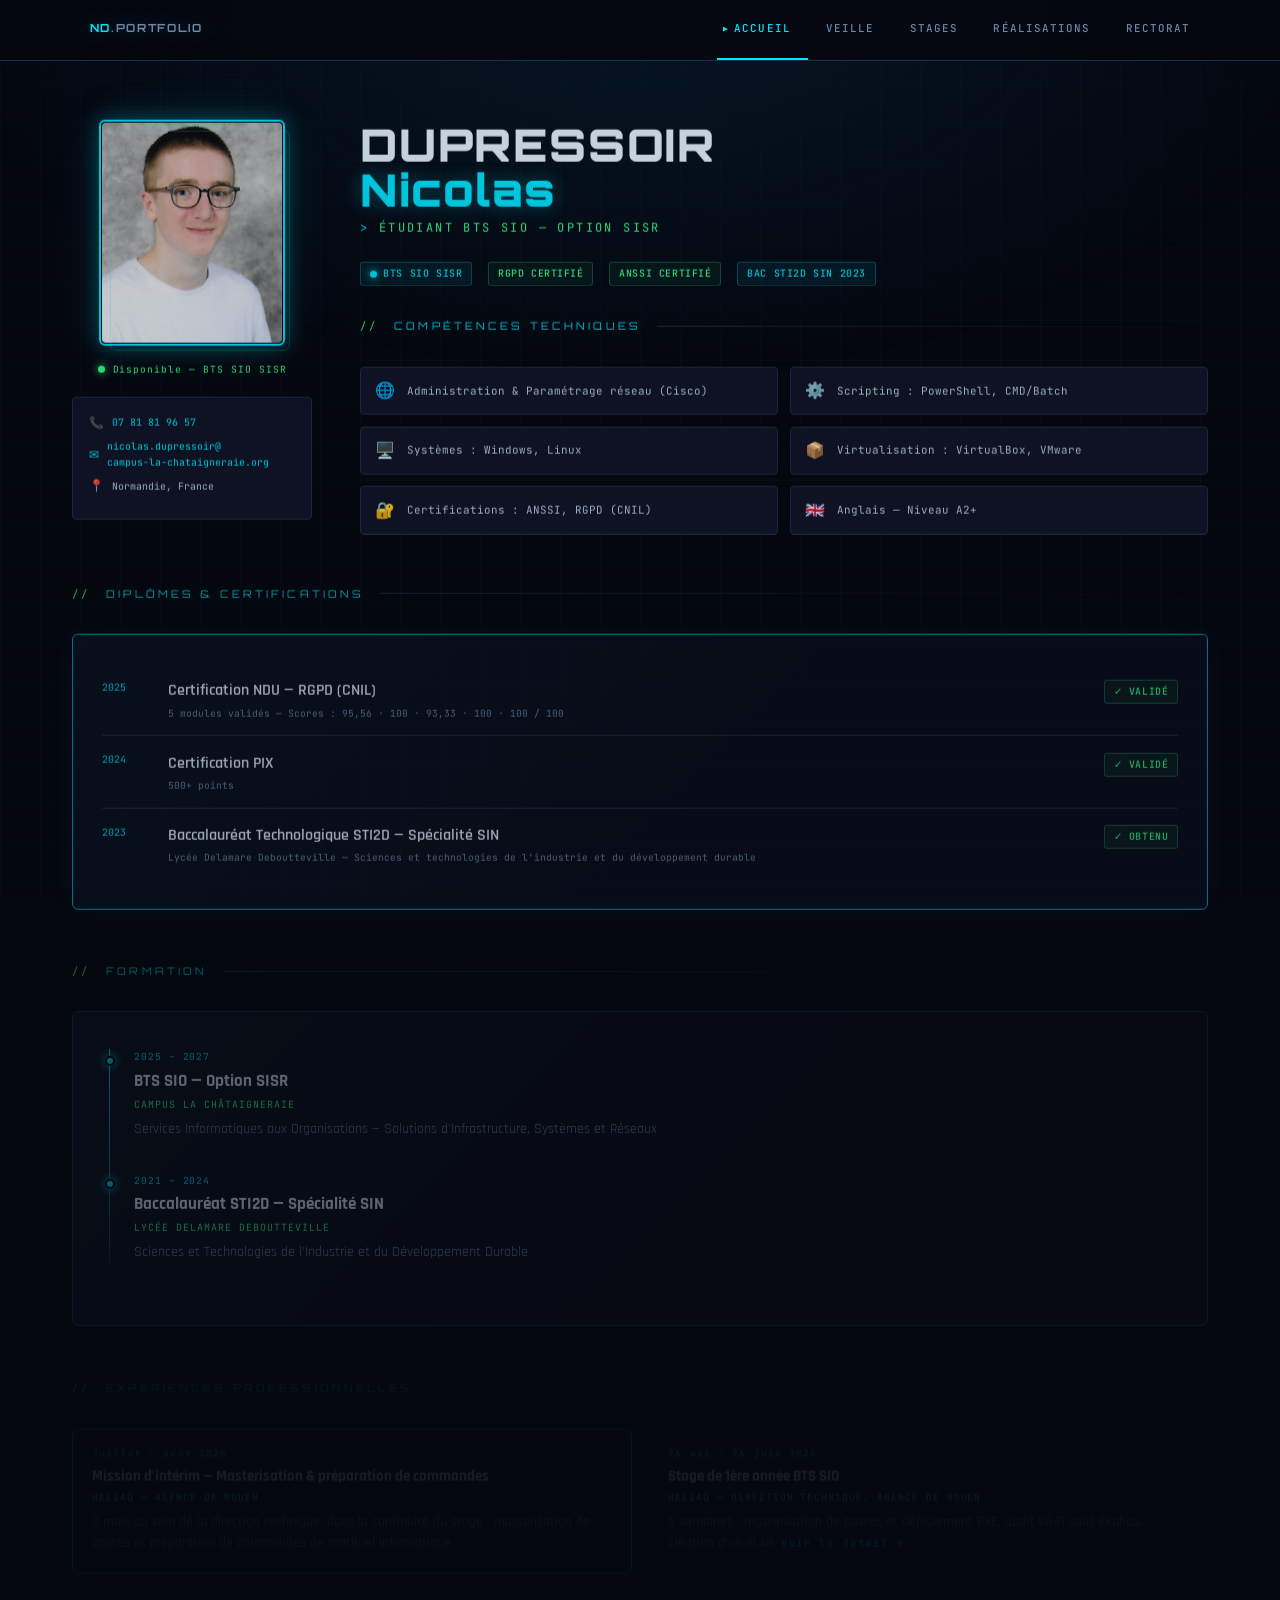
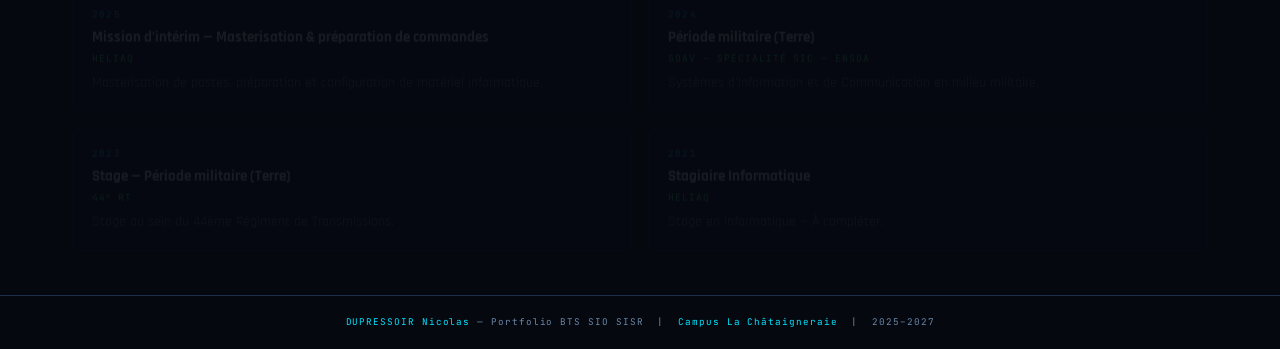
<file: index.html>
<!DOCTYPE html>
<html lang="fr">
<head>
<meta charset="UTF-8" />
<meta http-equiv="refresh" content="0; url=html/accueil.html" />
<title>DUPRESSOIR Nicolas — Portfolio BTS SIO SISR</title>
</head>
<body>
  <p>Redirection… <a href="html/accueil.html">Cliquez ici</a> si la redirection ne fonctionne pas.</p>
</body>
</html>
</file>
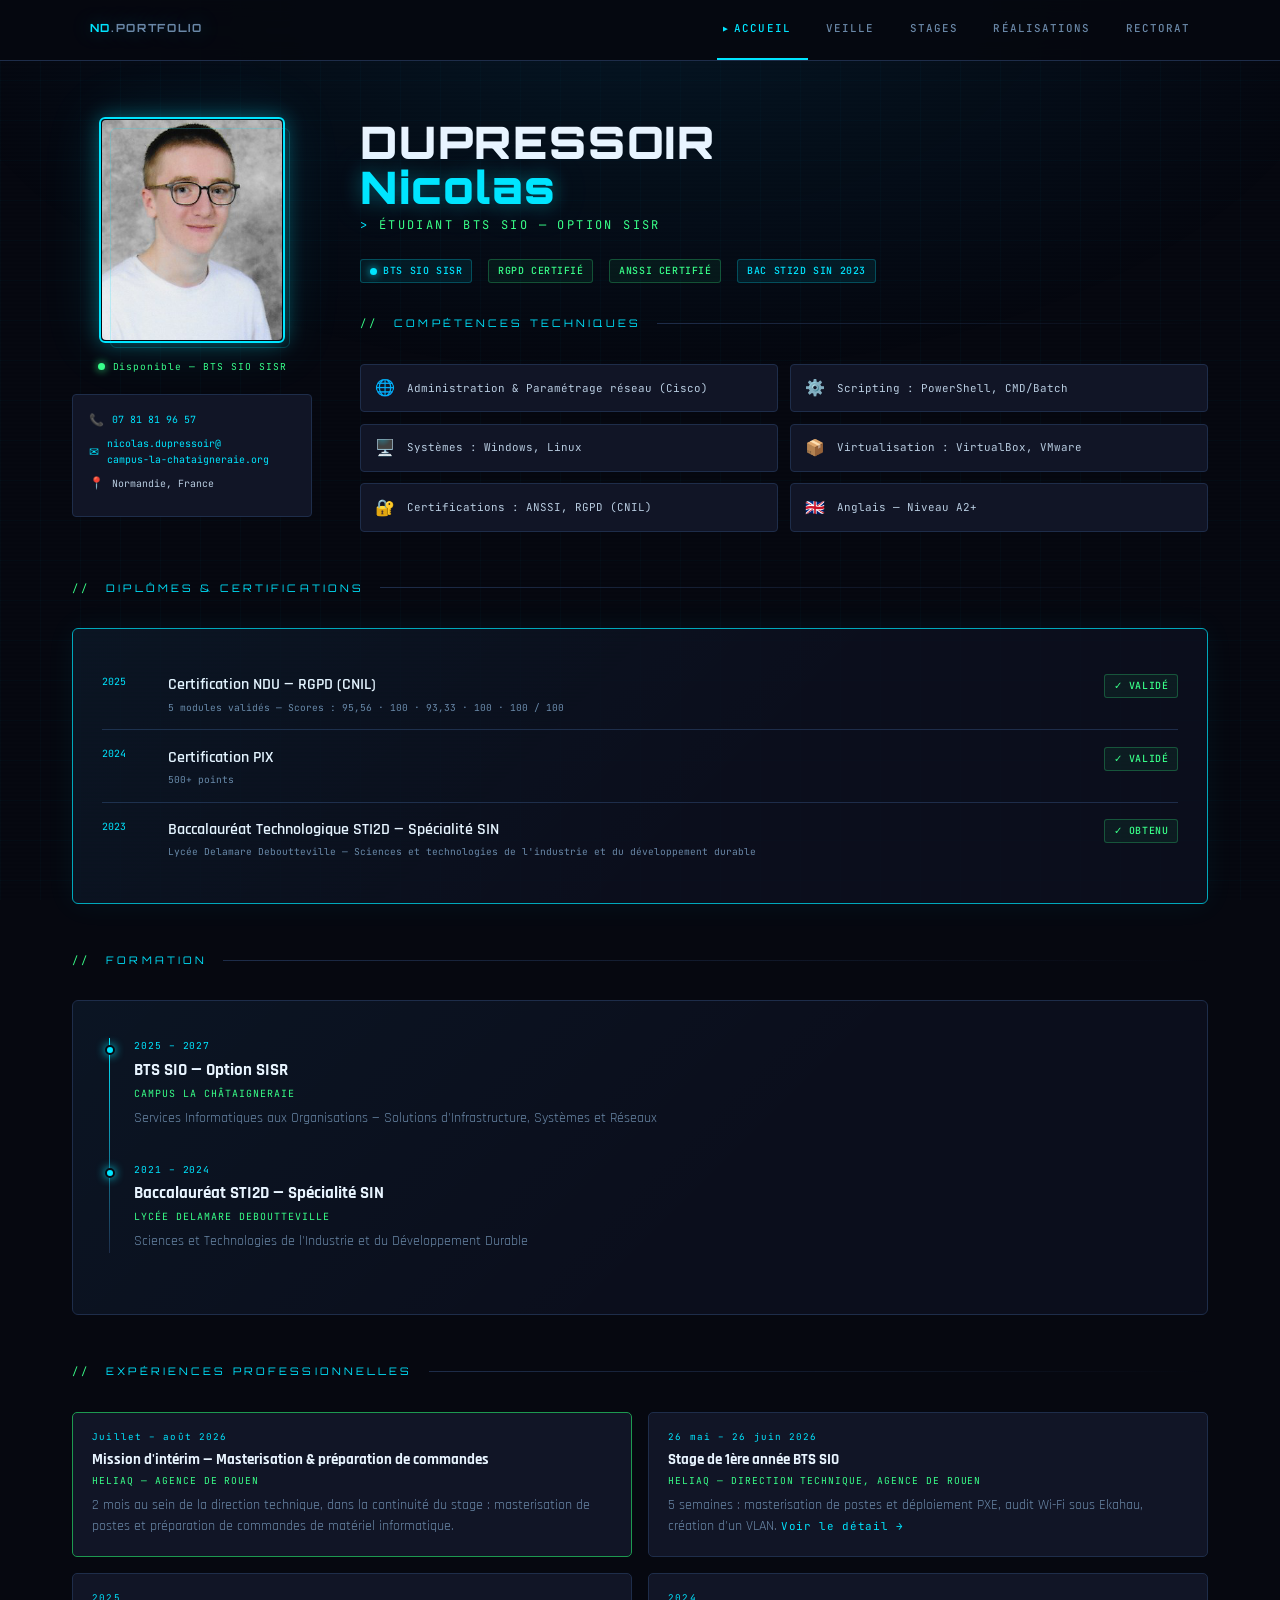
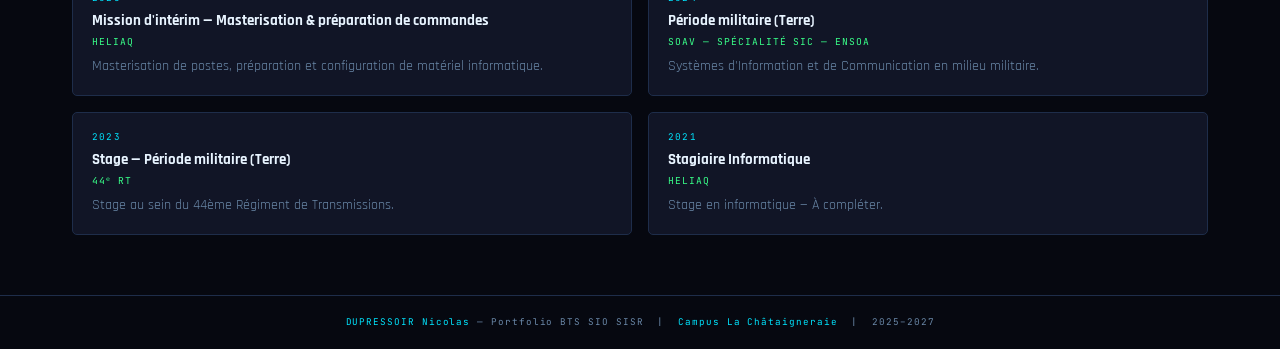
<file: html/accueil.html>
<!DOCTYPE html>
<html lang="fr">
<head>
<meta charset="UTF-8" />
<meta name="viewport" content="width=device-width, initial-scale=1.0" />
<title>Accueil — DUPRESSOIR Nicolas · Portfolio BTS SIO SISR</title>
<link rel="preconnect" href="https://fonts.googleapis.com" />
<link rel="preconnect" href="https://fonts.gstatic.com" crossorigin />
<link href="https://fonts.googleapis.com/css2?family=Orbitron:wght@400;600;700;900&family=JetBrains+Mono:wght@300;400;500;700&family=Rajdhani:wght@300;400;500;600;700&display=swap" rel="stylesheet" />
<link rel="stylesheet" href="../style/style.css" />
</head>
<body>
<div class="scanlines"></div>

<!-- ══════════════ NAVBAR ══════════════ -->
<nav>
  <div class="nav-inner">
    <a href="accueil.html" class="nav-logo">ND<span>.portfolio</span></a>
    <a href="accueil.html" class="active">Accueil</a>
    <a href="veille.html">Veille</a>
    <a href="stages.html">Stages</a>
    <a href="realisations.html">Réalisations</a>
    <a href="rectorat.html">Rectorat</a>
  </div>
</nav>

<!-- ════════════════════════════════════════
     PAGE : ACCUEIL
════════════════════════════════════════ -->
<section class="page active" id="accueil">
<div class="container">

  <!-- HERO -->
  <div class="hero">
    <!-- Photo + contact -->
    <div class="hero-photo-wrap">
      <div class="photo-frame">
        <img src="../Images/image001.png" alt="Nicolas DUPRESSOIR" />
      </div>
      <div class="photo-status">
        <span class="dot green"></span> Disponible — BTS SIO SISR
      </div>
      <div class="contact-block">
        <p><span class="contact-icon">📞</span><a href="tel:0781819657">07 81 81 96 57</a></p>
        <p><span class="contact-icon">✉</span><a href="mailto:nicolas.dupressoir@campus-la-chataigneraie.org">nicolas.dupressoir@<br>campus-la-chataigneraie.org</a></p>
        <p><span class="contact-icon">📍</span><span style="color:var(--txt)">Normandie, France</span></p>
      </div>
    </div>

    <!-- Identité + compétences -->
    <div class="hero-right">
      <div class="hero-name">DUPRESSOIR<br><span>Nicolas</span></div>
      <div class="hero-sub">Étudiant BTS SIO — Option SISR</div>

      <div class="flex gap1 wrap">
        <span class="tag"><span class="dot cyan"></span> BTS SIO SISR</span>
        <span class="tag green">RGPD Certifié</span>
        <span class="tag green">ANSSI Certifié</span>
        <span class="tag">Bac STI2D SIN 2023</span>
      </div>

      <div class="mt2">
        <div class="section-title">Compétences Techniques</div>
        <div class="skills-grid">
          <div class="skill-item"><span class="skill-icon">🌐</span>Administration &amp; Paramétrage réseau (Cisco)</div>
          <div class="skill-item"><span class="skill-icon">⚙️</span>Scripting : PowerShell, CMD/Batch</div>
          <div class="skill-item"><span class="skill-icon">🖥️</span>Systèmes : Windows, Linux</div>
          <div class="skill-item"><span class="skill-icon">📦</span>Virtualisation : VirtualBox, VMware</div>
          <div class="skill-item"><span class="skill-icon">🔐</span>Certifications : ANSSI, RGPD (CNIL)</div>
          <div class="skill-item"><span class="skill-icon">🇬🇧</span>Anglais — Niveau A2+</div>
        </div>
      </div>
    </div>
  </div>

  <!-- PROFIL : Diplômes / Certifications -->
  <div class="mt3">
    <div class="section-title">Diplômes &amp; Certifications</div>
    <div class="panel panel-accent">
      <div class="diplome-row">
        <div class="diplome-year">2025</div>
        <div>
          <div class="diplome-name">Certification NDU — RGPD (CNIL)</div>
          <div class="diplome-detail">5 modules validés — Scores : 95,56 · 100 · 93,33 · 100 · 100 / 100</div>
        </div>
        <div style="margin-left:auto"><span class="tag green">✓ Validé</span></div>
      </div>
      <div class="diplome-row">
        <div class="diplome-year">2024</div>
        <div>
          <div class="diplome-name">Certification PIX</div>
          <div class="diplome-detail">500+ points</div>
        </div>
        <div style="margin-left:auto"><span class="tag green">✓ Validé</span></div>
      </div>
      <div class="diplome-row">
        <div class="diplome-year">2023</div>
        <div>
          <div class="diplome-name">Baccalauréat Technologique STI2D — Spécialité SIN</div>
          <div class="diplome-detail">Lycée Delamare Deboutteville — Sciences et technologies de l'industrie et du développement durable</div>
        </div>
        <div style="margin-left:auto"><span class="tag green">✓ Obtenu</span></div>
      </div>
    </div>
  </div>

  <!-- FORMATION -->
  <div class="mt3">
    <div class="section-title">Formation</div>
    <div class="panel">
      <div class="timeline">
        <div class="timeline-item">
          <div class="timeline-date">2025 – 2027</div>
          <div class="timeline-title">BTS SIO — Option SISR</div>
          <div class="timeline-school">Campus La Châtaigneraie</div>
          <div class="timeline-desc">Services Informatiques aux Organisations — Solutions d'Infrastructure, Systèmes et Réseaux</div>
        </div>
        <div class="timeline-item">
          <div class="timeline-date">2021 – 2024</div>
          <div class="timeline-title">Baccalauréat STI2D — Spécialité SIN</div>
          <div class="timeline-school">Lycée Delamare Deboutteville</div>
          <div class="timeline-desc">Sciences et Technologies de l'Industrie et du Développement Durable</div>
        </div>
      </div>
    </div>
  </div>

  <!-- EXPÉRIENCES -->
  <div class="mt3">
    <div class="section-title">Expériences Professionnelles</div>
    <div class="exp-grid">
      <div class="exp-card highlight">
        <div class="exp-year">Juillet – août 2026</div>
        <div class="exp-title">Mission d'intérim — Masterisation &amp; préparation de commandes</div>
        <div class="exp-org">HELIAQ — Agence de Rouen</div>
        <div class="exp-desc">2 mois au sein de la direction technique, dans la continuité du stage : masterisation de postes et préparation de commandes de matériel informatique.</div>
      </div>
      <div class="exp-card">
        <div class="exp-year">26 mai – 26 juin 2026</div>
        <div class="exp-title">Stage de 1ère année BTS SIO</div>
        <div class="exp-org">HELIAQ — Direction technique, agence de Rouen</div>
        <div class="exp-desc">5 semaines : masterisation de postes et déploiement PXE, audit Wi-Fi sous Ekahau, création d'un VLAN. <a href="stages.html">Voir le détail →</a></div>
      </div>
      <div class="exp-card">
        <div class="exp-year">2025</div>
        <div class="exp-title">Mission d'intérim — Masterisation &amp; préparation de commandes</div>
        <div class="exp-org">HELIAQ</div>
        <div class="exp-desc">Masterisation de postes, préparation et configuration de matériel informatique.</div>
      </div>
      <div class="exp-card">
        <div class="exp-year">2024</div>
        <div class="exp-title">Période militaire (Terre)</div>
        <div class="exp-org">SOAV — Spécialité SIC — ENSOA</div>
        <div class="exp-desc">Systèmes d'Information et de Communication en milieu militaire.</div>
      </div>
      <div class="exp-card">
        <div class="exp-year">2023</div>
        <div class="exp-title">Stage — Période militaire (Terre)</div>
        <div class="exp-org">44ᵉ RT</div>
        <div class="exp-desc">Stage au sein du 44ème Régiment de Transmissions.</div>
      </div>
      <div class="exp-card">
        <div class="exp-year">2021</div>
        <div class="exp-title">Stagiaire Informatique</div>
        <div class="exp-org">HELIAQ</div>
        <div class="exp-desc">Stage en informatique — À compléter.</div>
      </div>
    </div>
  </div>

</div>
</section>

<!-- FOOTER -->
<footer>
  <span>DUPRESSOIR Nicolas</span> — Portfolio BTS SIO SISR &nbsp;|&nbsp; <span>Campus La Châtaigneraie</span> &nbsp;|&nbsp; 2025–2027
</footer>
</body>
</html>
</file>
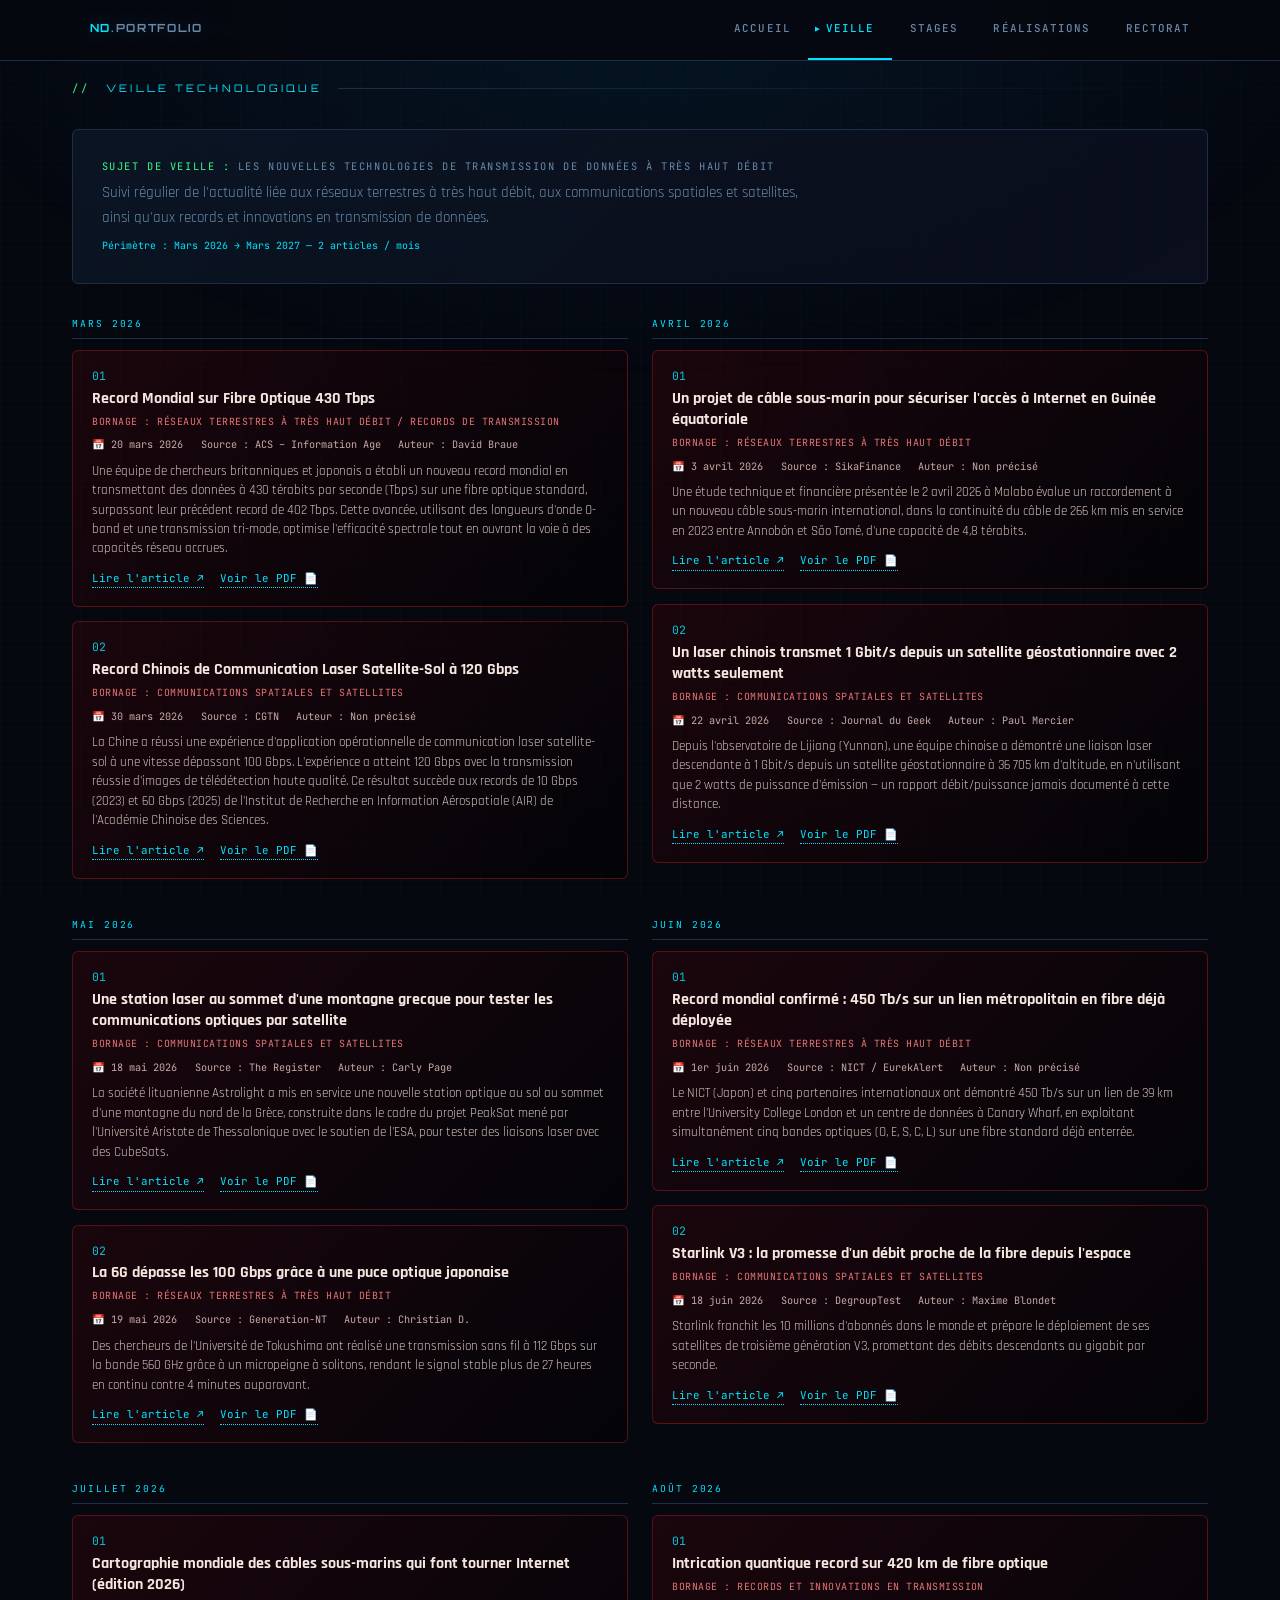
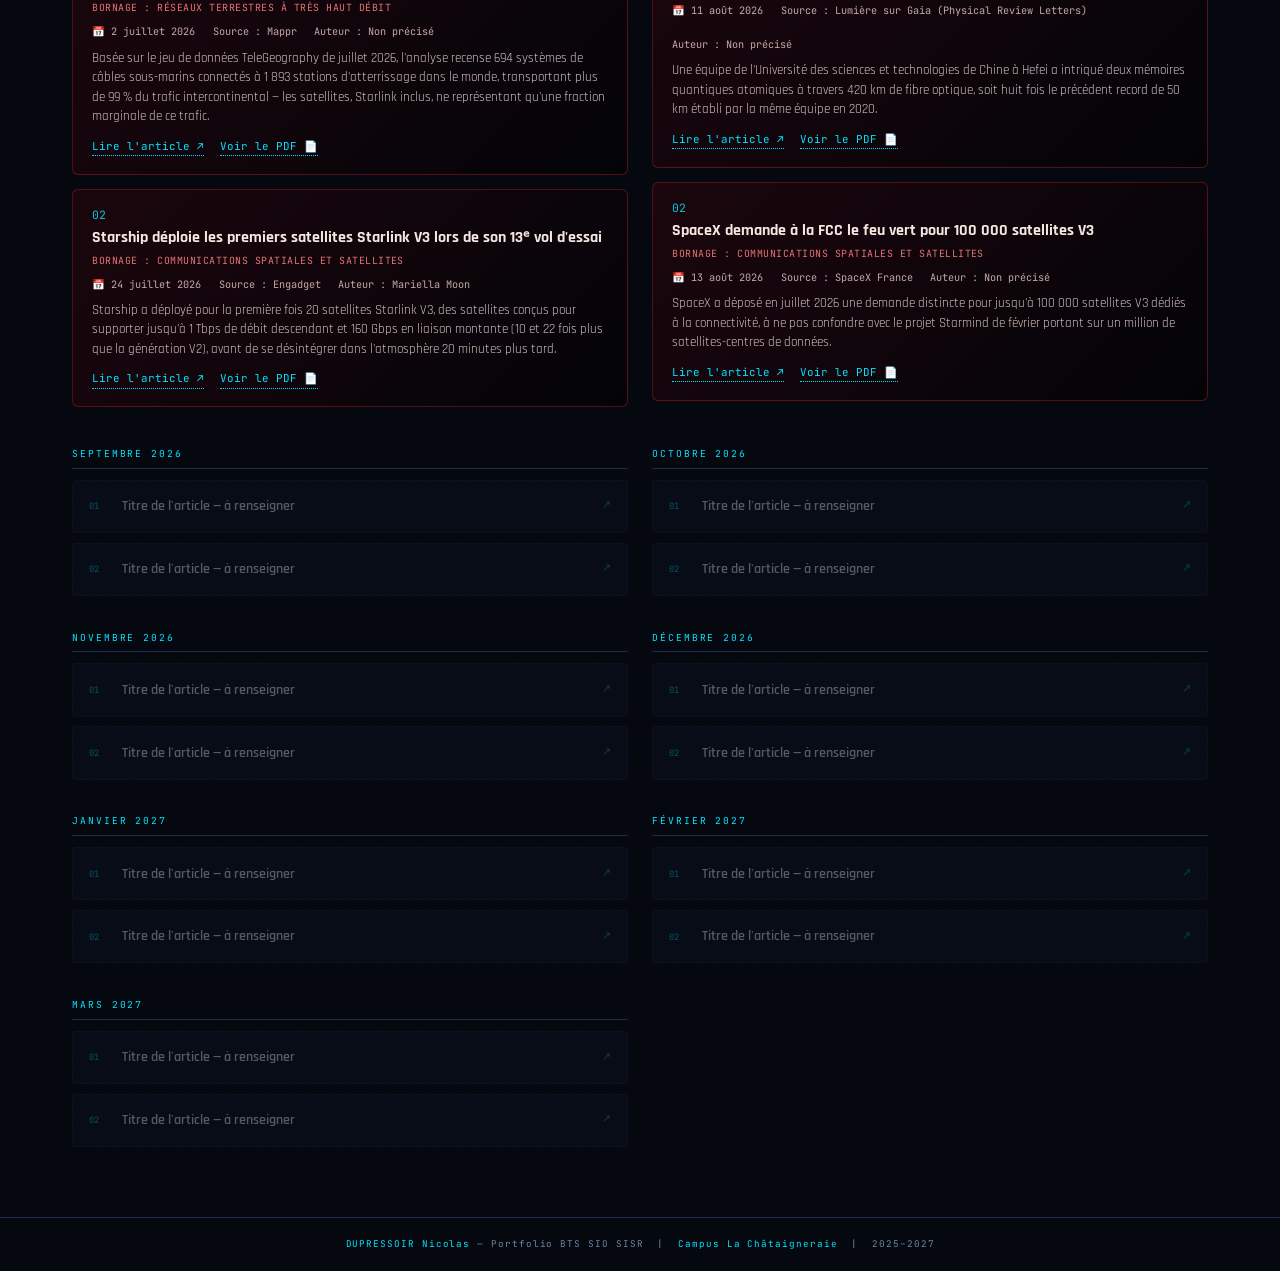
<file: html/veille.html>
<!DOCTYPE html>
<html lang="fr">
<head>
<meta charset="UTF-8" />
<meta name="viewport" content="width=device-width, initial-scale=1.0" />
<title>Veille — DUPRESSOIR Nicolas · Portfolio BTS SIO SISR</title>
<link rel="preconnect" href="https://fonts.googleapis.com" />
<link rel="preconnect" href="https://fonts.gstatic.com" crossorigin />
<link href="https://fonts.googleapis.com/css2?family=Orbitron:wght@400;600;700;900&family=JetBrains+Mono:wght@300;400;500;700&family=Rajdhani:wght@300;400;500;600;700&display=swap" rel="stylesheet" />
<link rel="stylesheet" href="../style/style.css" />
<style>
  /* ---- Cartes de veille détaillées (bornage / auteur / source / résumé / liens) ---- */
  .news-card{
    background: linear-gradient(135deg, rgba(139,0,0,.16), rgba(0,0,0,.45));
    border: 1px solid rgba(220,38,38,.35);
    border-radius: 6px;
    padding: 1rem 1.2rem 1.1rem;
    margin-bottom: .9rem;
    transition: border-color .2s ease, transform .2s ease;
  }
  .news-card:hover{ border-color: var(--cyan, #22d3ee); transform: translateX(2px); }
  .news-card-top{ display:flex; justify-content:space-between; align-items:baseline; gap:.6rem; flex-wrap:wrap; }
  .news-card .news-num{ font-family: var(--font-mono, 'JetBrains Mono', monospace); color: var(--cyan, #22d3ee); font-size:.72rem; opacity:.85; }
  .news-card-title{ font-family:'Rajdhani', sans-serif; font-weight:700; font-size:1.02rem; color:#f5e6e0; line-height:1.3; margin:.15rem 0 .3rem; }
  .news-bornage{ font-family: var(--font-mono, 'JetBrains Mono', monospace); font-size:.62rem; text-transform:uppercase; letter-spacing:.05em; color:#e57373; margin-bottom:.5rem; }
  .news-meta{ font-family: var(--font-mono, 'JetBrains Mono', monospace); font-size:.64rem; color:#c9a8a8; margin:.4rem 0; display:flex; gap:1.1rem; flex-wrap:wrap; }
  .news-resume{ font-size:.82rem; line-height:1.48; color:#d8c4c0; margin:.5rem 0 .7rem; }
  .news-links{ display:flex; gap:1rem; font-family: var(--font-mono, 'JetBrains Mono', monospace); font-size:.68rem; flex-wrap:wrap; }
  .news-links a{ color: var(--cyan, #22d3ee); text-decoration:none; border-bottom:1px dotted currentColor; }
  .news-links a:hover{ color:#fff; }
  .news-links a.pdf-missing{ color:#8a6a6a; border-bottom-style:dashed; cursor:not-allowed; }
  .news-links a.pdf-missing:hover{ color:#8a6a6a; }
</style>
</head>
<body>
<div class="scanlines"></div>

<!-- ══════════════ NAVBAR ══════════════ -->
<nav>
  <div class="nav-inner">
    <a href="accueil.html" class="nav-logo">ND<span>.portfolio</span></a>
    <a href="accueil.html">Accueil</a>
    <a href="veille.html" class="active">Veille</a>
    <a href="stages.html">Stages</a>
    <a href="realisations.html">Réalisations</a>
    <a href="rectorat.html">Rectorat</a>
  </div>
</nav>

<!-- ════════════════════════════════════════
     PAGE : VEILLE
════════════════════════════════════════ -->
<section class="page active" id="veille">
<div class="container">
  <div class="section-title">Veille Technologique</div>

  <div class="panel veille-intro">
    <div class="veille-subject">Sujet de veille : <span>Les nouvelles technologies de transmission de données à très haut débit</span></div>
    <p>Suivi régulier de l'actualité liée aux réseaux terrestres à très haut débit, aux communications spatiales et satellites, ainsi qu'aux records et innovations en transmission de données.</p>
    <p style="margin-top:.5rem;font-family:var(--font-mono);font-size:.62rem;color:var(--cyan)">Périmètre : Mars 2026 → Mars 2027 — 2 articles / mois</p>
  </div>

  <div class="veille-grid">
    <!-- MARS 2026 -->
    <div class="month-block">
      <div class="month-label">Mars 2026</div>

      <article class="news-card">
        <div class="news-card-top"><span class="news-num">01</span></div>
        <h3 class="news-card-title">Record Mondial sur Fibre Optique 430 Tbps</h3>
        <div class="news-bornage">Bornage : Réseaux terrestres à très haut débit / Records de transmission</div>
        <div class="news-meta">
          <span>📅 20 mars 2026</span>
          <span>Source : ACS – Information Age</span>
          <span>Auteur : David Braue</span>
        </div>
        <p class="news-resume">Une équipe de chercheurs britanniques et japonais a établi un nouveau record mondial en transmettant des données à 430 térabits par seconde (Tbps) sur une fibre optique standard, surpassant leur précédent record de 402 Tbps. Cette avancée, utilisant des longueurs d'onde O-band et une transmission tri-mode, optimise l'efficacité spectrale tout en ouvrant la voie à des capacités réseau accrues.</p>
        <div class="news-links">
          <a href="https://ia.acs.org.au/article/2026/new-internet-speed-record-hits-430tbps-over-fibre.html" target="_blank" rel="noopener">Lire l'article ↗</a>
          <a href="pdf/News_2026_03_20.pdf" target="_blank" rel="noopener">Voir le PDF 📄</a>
        </div>
      </article>

      <article class="news-card">
        <div class="news-card-top"><span class="news-num">02</span></div>
        <h3 class="news-card-title">Record Chinois de Communication Laser Satellite-Sol à 120 Gbps</h3>
        <div class="news-bornage">Bornage : Communications spatiales et satellites</div>
        <div class="news-meta">
          <span>📅 30 mars 2026</span>
          <span>Source : CGTN</span>
          <span>Auteur : Non précisé</span>
        </div>
        <p class="news-resume">La Chine a réussi une expérience d'application opérationnelle de communication laser satellite-sol à une vitesse dépassant 100 Gbps. L'expérience a atteint 120 Gbps avec la transmission réussie d'images de télédétection haute qualité. Ce résultat succède aux records de 10 Gbps (2023) et 60 Gbps (2025) de l'Institut de Recherche en Information Aérospatiale (AIR) de l'Académie Chinoise des Sciences.</p>
        <div class="news-links">
          <a href="https://news.cgtn.com/news/2026-01-30/China-sets-new-speed-record-on-space-ground-laser-communication-1KmreK1oD7y/p.html" target="_blank" rel="noopener">Lire l'article ↗</a>
          <a href="pdf/News_2026_03_30.pdf" target="_blank" rel="noopener">Voir le PDF 📄</a>
        </div>
      </article>
    </div>
    <!-- AVRIL 2026 -->
    <div class="month-block">
      <div class="month-label">Avril 2026</div>

      <article class="news-card">
        <div class="news-card-top"><span class="news-num">01</span></div>
        <h3 class="news-card-title">Un projet de câble sous-marin pour sécuriser l'accès à Internet en Guinée équatoriale</h3>
        <div class="news-bornage">Bornage : Réseaux Terrestres à Très Haut Débit</div>
        <div class="news-meta">
          <span>📅 3 avril 2026</span>
          <span>Source : SikaFinance</span>
          <span>Auteur : Non précisé</span>
        </div>
        <p class="news-resume">Une étude technique et financière présentée le 2 avril 2026 à Malabo évalue un raccordement à un nouveau câble sous-marin international, dans la continuité du câble de 266 km mis en service en 2023 entre Annobón et São Tomé, d'une capacité de 4,8 térabits.</p>
        <div class="news-links">
          <a href="https://www.sikafinance.com/marches/guinee-equatoriale-un-projet-de-cable-sous-marin-a-20-60-millions-deuros-pour-securiser-lacces-a-internet_60867" target="_blank" rel="noopener">Lire l'article ↗</a>
          <a href="pdf/News_2026_04_03.pdf" target="_blank" rel="noopener">Voir le PDF 📄</a>
        </div>
      </article>

      <article class="news-card">
        <div class="news-card-top"><span class="news-num">02</span></div>
        <h3 class="news-card-title">Un laser chinois transmet 1 Gbit/s depuis un satellite géostationnaire avec 2 watts seulement</h3>
        <div class="news-bornage">Bornage : Communications Spatiales et Satellites</div>
        <div class="news-meta">
          <span>📅 22 avril 2026</span>
          <span>Source : Journal du Geek</span>
          <span>Auteur : Paul Mercier</span>
        </div>
        <p class="news-resume">Depuis l'observatoire de Lijiang (Yunnan), une équipe chinoise a démontré une liaison laser descendante à 1 Gbit/s depuis un satellite géostationnaire à 36 705 km d'altitude, en n'utilisant que 2 watts de puissance d'émission — un rapport débit/puissance jamais documenté à cette distance.</p>
        <div class="news-links">
          <a href="https://www.journaldugeek.com/2026/04/22/depuis-lespace-un-laser-chinois-aussi-puissant-quune-veilleuse-vient-de-battre-starlink-a-son-propre-jeu/" target="_blank" rel="noopener">Lire l'article ↗</a>
          <a href="pdf/News_2026_04_22.pdf" target="_blank" rel="noopener">Voir le PDF 📄</a>
        </div>
      </article>
    </div>
    <!-- MAI 2026 -->
    <div class="month-block">
      <div class="month-label">Mai 2026</div>

      <article class="news-card">
        <div class="news-card-top"><span class="news-num">01</span></div>
        <h3 class="news-card-title">Une station laser au sommet d'une montagne grecque pour tester les communications optiques par satellite</h3>
        <div class="news-bornage">Bornage : Communications Spatiales et Satellites</div>
        <div class="news-meta">
          <span>📅 18 mai 2026</span>
          <span>Source : The Register</span>
          <span>Auteur : Carly Page</span>
        </div>
        <p class="news-resume">La société lituanienne Astrolight a mis en service une nouvelle station optique au sol au sommet d'une montagne du nord de la Grèce, construite dans le cadre du projet PeakSat mené par l'Université Aristote de Thessalonique avec le soutien de l'ESA, pour tester des liaisons laser avec des CubeSats.</p>
        <div class="news-links">
          <a href="https://www.theregister.com/networks/2026/05/18/europe-tests-laser-links-as-satellite-comms-outgrow-radio/5242012" target="_blank" rel="noopener">Lire l'article ↗</a>
          <a href="pdf/News_2026_05_18.pdf" target="_blank" rel="noopener">Voir le PDF 📄</a>
        </div>
      </article>

      <article class="news-card">
        <div class="news-card-top"><span class="news-num">02</span></div>
        <h3 class="news-card-title">La 6G dépasse les 100 Gbps grâce à une puce optique japonaise</h3>
        <div class="news-bornage">Bornage : Réseaux Terrestres à Très Haut Débit</div>
        <div class="news-meta">
          <span>📅 19 mai 2026</span>
          <span>Source : Generation-NT</span>
          <span>Auteur : Christian D.</span>
        </div>
        <p class="news-resume">Des chercheurs de l'Université de Tokushima ont réalisé une transmission sans fil à 112 Gbps sur la bande 560 GHz grâce à un micropeigne à solitons, rendant le signal stable plus de 27 heures en continu contre 4 minutes auparavant.</p>
        <div class="news-links">
          <a href="https://www.generation-nt.com/actualites/soliton-microcombs-6g-tres-haut-debit-2075639" target="_blank" rel="noopener">Lire l'article ↗</a>
          <a href="pdf/News_2026_05_19.pdf" target="_blank" rel="noopener">Voir le PDF 📄</a>
        </div>
      </article>
    </div>
    <!-- JUIN 2026 -->
    <div class="month-block">
      <div class="month-label">Juin 2026</div>

      <article class="news-card">
        <div class="news-card-top"><span class="news-num">01</span></div>
        <h3 class="news-card-title">Record mondial confirmé : 450 Tb/s sur un lien métropolitain en fibre déjà déployée</h3>
        <div class="news-bornage">Bornage : Réseaux Terrestres à Très Haut Débit</div>
        <div class="news-meta">
          <span>📅 1er juin 2026</span>
          <span>Source : NICT / EurekAlert</span>
          <span>Auteur : Non précisé</span>
        </div>
        <p class="news-resume">Le NICT (Japon) et cinq partenaires internationaux ont démontré 450 Tb/s sur un lien de 39 km entre l'University College London et un centre de données à Canary Wharf, en exploitant simultanément cinq bandes optiques (O, E, S, C, L) sur une fibre standard déjà enterrée.</p>
        <div class="news-links">
          <a href="https://www.eurekalert.org/news-releases/1130094" target="_blank" rel="noopener">Lire l'article ↗</a>
          <a href="pdf/News_2026_06_01.pdf" target="_blank" rel="noopener">Voir le PDF 📄</a>
        </div>
      </article>

      <article class="news-card">
        <div class="news-card-top"><span class="news-num">02</span></div>
        <h3 class="news-card-title">Starlink V3 : la promesse d'un débit proche de la fibre depuis l'espace</h3>
        <div class="news-bornage">Bornage : Communications Spatiales et Satellites</div>
        <div class="news-meta">
          <span>📅 18 juin 2026</span>
          <span>Source : DegroupTest</span>
          <span>Auteur : Maxime Blondet</span>
        </div>
        <p class="news-resume">Starlink franchit les 10 millions d'abonnés dans le monde et prépare le déploiement de ses satellites de troisième génération V3, promettant des débits descendants au gigabit par seconde.</p>
        <div class="news-links">
          <a href="https://www.degrouptest.com/actualite/revolution-starlink-v3-le-bond-en-avant-technique-qui-pulverise-les-limites-du-satellite" target="_blank" rel="noopener">Lire l'article ↗</a>
          <a href="pdf/News_2026_06_18.pdf" target="_blank" rel="noopener">Voir le PDF 📄</a>
        </div>
      </article>
    </div>
    <!-- JUILLET 2026 -->
    <div class="month-block">
      <div class="month-label">Juillet 2026</div>

      <article class="news-card">
        <div class="news-card-top"><span class="news-num">01</span></div>
        <h3 class="news-card-title">Cartographie mondiale des câbles sous-marins qui font tourner Internet (édition 2026)</h3>
        <div class="news-bornage">Bornage : Réseaux Terrestres à Très Haut Débit</div>
        <div class="news-meta">
          <span>📅 2 juillet 2026</span>
          <span>Source : Mappr</span>
          <span>Auteur : Non précisé</span>
        </div>
        <p class="news-resume">Basée sur le jeu de données TeleGeography de juillet 2026, l'analyse recense 694 systèmes de câbles sous-marins connectés à 1 893 stations d'atterrissage dans le monde, transportant plus de 99 % du trafic intercontinental — les satellites, Starlink inclus, ne représentant qu'une fraction marginale de ce trafic.</p>
        <div class="news-links">
          <a href="https://www.mappr.co/submarine-internet-cables/" target="_blank" rel="noopener">Lire l'article ↗</a>
          <a href="pdf/News_2026_07_02.pdf" target="_blank" rel="noopener">Voir le PDF 📄</a>
        </div>
      </article>

      <article class="news-card">
        <div class="news-card-top"><span class="news-num">02</span></div>
        <h3 class="news-card-title">Starship déploie les premiers satellites Starlink V3 lors de son 13ᵉ vol d'essai</h3>
        <div class="news-bornage">Bornage : Communications Spatiales et Satellites</div>
        <div class="news-meta">
          <span>📅 24 juillet 2026</span>
          <span>Source : Engadget</span>
          <span>Auteur : Mariella Moon</span>
        </div>
        <p class="news-resume">Starship a déployé pour la première fois 20 satellites Starlink V3, des satellites conçus pour supporter jusqu'à 1 Tbps de débit descendant et 160 Gbps en liaison montante (10 et 22 fois plus que la génération V2), avant de se désintégrer dans l'atmosphère 20 minutes plus tard.</p>
        <div class="news-links">
          <a href="https://www.engadget.com/2222979/spacex-13th-starship-flight-test-launches-with-starlink-s-next-gen-satellites/" target="_blank" rel="noopener">Lire l'article ↗</a>
          <a href="pdf/News_2026_07_24.pdf" target="_blank" rel="noopener">Voir le PDF 📄</a>
        </div>
      </article>
    </div>
    <!-- AOÛT 2026 -->
    <div class="month-block">
      <div class="month-label">Août 2026</div>

      <article class="news-card">
        <div class="news-card-top"><span class="news-num">01</span></div>
        <h3 class="news-card-title">Intrication quantique record sur 420 km de fibre optique</h3>
        <div class="news-bornage">Bornage : Records et Innovations en Transmission</div>
        <div class="news-meta">
          <span>📅 11 août 2026</span>
          <span>Source : Lumière sur Gaia (Physical Review Letters)</span>
          <span>Auteur : Non précisé</span>
        </div>
        <p class="news-resume">Une équipe de l'Université des sciences et technologies de Chine à Hefei a intriqué deux mémoires quantiques atomiques à travers 420 km de fibre optique, soit huit fois le précédent record de 50 km établi par la même équipe en 2020.</p>
        <div class="news-links">
          <a href="https://lumieresurgaia.com/2026/08/intrication-quantique-record-deux-memoires-atomiques-reliees-par-420-km-de-fibre-optique/" target="_blank" rel="noopener">Lire l'article ↗</a>
          <a href="pdf/News_2026_08_29.pdf" target="_blank" rel="noopener">Voir le PDF 📄</a>
        </div>
      </article>

      <article class="news-card">
        <div class="news-card-top"><span class="news-num">02</span></div>
        <h3 class="news-card-title">SpaceX demande à la FCC le feu vert pour 100 000 satellites V3</h3>
        <div class="news-bornage">Bornage : Communications Spatiales et Satellites</div>
        <div class="news-meta">
          <span>📅 13 août 2026</span>
          <span>Source : SpaceX France</span>
          <span>Auteur : Non précisé</span>
        </div>
        <p class="news-resume">SpaceX a déposé en juillet 2026 une demande distincte pour jusqu'à 100 000 satellites V3 dédiés à la connectivité, à ne pas confondre avec le projet Starmind de février portant sur un million de satellites-centres de données.</p>
        <div class="news-links">
          <a href="https://www.spacexfrance.com/starlink-v3-100000-satellites-fcc/" target="_blank" rel="noopener">Lire l'article ↗</a>
          <a href="pdf/News_2026_08_13.pdf" target="_blank" rel="noopener">Voir le PDF 📄</a>
        </div>
      </article>
    </div>
    <!-- SEPTEMBRE 2026 -->
    <div class="month-block">
      <div class="month-label">Septembre 2026</div>
      <a class="news-slot empty" href="#"><span class="news-num">01</span><span class="news-title">Titre de l'article — à renseigner</span><span class="news-arrow">↗</span></a>
      <a class="news-slot empty" href="#"><span class="news-num">02</span><span class="news-title">Titre de l'article — à renseigner</span><span class="news-arrow">↗</span></a>
    </div>
    <!-- OCTOBRE 2026 -->
    <div class="month-block">
      <div class="month-label">Octobre 2026</div>
      <a class="news-slot empty" href="#"><span class="news-num">01</span><span class="news-title">Titre de l'article — à renseigner</span><span class="news-arrow">↗</span></a>
      <a class="news-slot empty" href="#"><span class="news-num">02</span><span class="news-title">Titre de l'article — à renseigner</span><span class="news-arrow">↗</span></a>
    </div>
    <!-- NOVEMBRE 2026 -->
    <div class="month-block">
      <div class="month-label">Novembre 2026</div>
      <a class="news-slot empty" href="#"><span class="news-num">01</span><span class="news-title">Titre de l'article — à renseigner</span><span class="news-arrow">↗</span></a>
      <a class="news-slot empty" href="#"><span class="news-num">02</span><span class="news-title">Titre de l'article — à renseigner</span><span class="news-arrow">↗</span></a>
    </div>
    <!-- DÉCEMBRE 2026 -->
    <div class="month-block">
      <div class="month-label">Décembre 2026</div>
      <a class="news-slot empty" href="#"><span class="news-num">01</span><span class="news-title">Titre de l'article — à renseigner</span><span class="news-arrow">↗</span></a>
      <a class="news-slot empty" href="#"><span class="news-num">02</span><span class="news-title">Titre de l'article — à renseigner</span><span class="news-arrow">↗</span></a>
    </div>
    <!-- JANVIER 2027 -->
    <div class="month-block">
      <div class="month-label">Janvier 2027</div>
      <a class="news-slot empty" href="#"><span class="news-num">01</span><span class="news-title">Titre de l'article — à renseigner</span><span class="news-arrow">↗</span></a>
      <a class="news-slot empty" href="#"><span class="news-num">02</span><span class="news-title">Titre de l'article — à renseigner</span><span class="news-arrow">↗</span></a>
    </div>
    <!-- FÉVRIER 2027 -->
    <div class="month-block">
      <div class="month-label">Février 2027</div>
      <a class="news-slot empty" href="#"><span class="news-num">01</span><span class="news-title">Titre de l'article — à renseigner</span><span class="news-arrow">↗</span></a>
      <a class="news-slot empty" href="#"><span class="news-num">02</span><span class="news-title">Titre de l'article — à renseigner</span><span class="news-arrow">↗</span></a>
    </div>
    <!-- MARS 2027 -->
    <div class="month-block">
      <div class="month-label">Mars 2027</div>
      <a class="news-slot empty" href="#"><span class="news-num">01</span><span class="news-title">Titre de l'article — à renseigner</span><span class="news-arrow">↗</span></a>
      <a class="news-slot empty" href="#"><span class="news-num">02</span><span class="news-title">Titre de l'article — à renseigner</span><span class="news-arrow">↗</span></a>
    </div>
  </div>
</div>
</section>

<!-- FOOTER -->
<footer>
  <span>DUPRESSOIR Nicolas</span> — Portfolio BTS SIO SISR &nbsp;|&nbsp; <span>Campus La Châtaigneraie</span> &nbsp;|&nbsp; 2025–2027
</footer>

<script>
document.querySelectorAll('.news-slot.empty').forEach(el => {
  el.addEventListener('click', e => e.preventDefault());
});
</script>
</body>
</html>
</file>
<file: style/style.css>
/* ─────────────── TOKENS ─────────────── */
:root {
  --bg:        #060810;
  --bg2:       #0b0e1a;
  --bg3:       #111526;
  --panel:     #0d1120cc;
  --border:    #1e2d4a;
  --cyan:      #00e5ff;
  --cyan-dim:  #00a8bb;
  --green:     #39ff89;
  --green-dim: #1d9950;
  --red:       #ff2d55;
  --txt:       #b8cce0;
  --txt2:      #6a88a8;
  --txt-hi:    #e8f4ff;
  --font-title: 'Orbitron', monospace;
  --font-mono:  'JetBrains Mono', monospace;
  --font-body:  'Rajdhani', sans-serif;
  --glow-cyan: 0 0 20px rgba(0,229,255,0.35), 0 0 60px rgba(0,229,255,0.12);
  --glow-green: 0 0 20px rgba(57,255,137,0.35), 0 0 60px rgba(57,255,137,0.10);
}

/* ─────────────── RESET ─────────────── */
*, *::before, *::after { box-sizing: border-box; margin: 0; padding: 0; }
html { scroll-behavior: smooth; }
body {
  font-family: var(--font-body);
  background: var(--bg);
  color: var(--txt);
  min-height: 100vh;
  overflow-x: hidden;
  font-size: 16px;
  line-height: 1.6;
}

/* ─────────────── GLOBAL GRID BG ─────────────── */
body::before {
  content: '';
  position: fixed;
  inset: 0;
  background-image:
    linear-gradient(rgba(0,229,255,0.025) 1px, transparent 1px),
    linear-gradient(90deg, rgba(0,229,255,0.025) 1px, transparent 1px);
  background-size: 40px 40px;
  pointer-events: none;
  z-index: 0;
}
body::after {
  content: '';
  position: fixed;
  inset: 0;
  background: radial-gradient(ellipse 80% 60% at 50% 0%, rgba(0,100,150,0.15) 0%, transparent 70%);
  pointer-events: none;
  z-index: 0;
}

/* ─────────────── SCANLINES ─────────────── */
.scanlines {
  position: fixed;
  inset: 0;
  background: repeating-linear-gradient(
    0deg,
    transparent,
    transparent 2px,
    rgba(0,0,0,0.03) 2px,
    rgba(0,0,0,0.03) 4px
  );
  pointer-events: none;
  z-index: 1;
}

/* ─────────────── NAVBAR ─────────────── */
nav {
  position: fixed;
  top: 0;
  left: 0;
  right: 0;
  z-index: 100;
  background: rgba(6,8,16,0.92);
  border-bottom: 1px solid var(--border);
  backdrop-filter: blur(12px);
}
.nav-inner {
  max-width: 1200px;
  margin: 0 auto;
  padding: 0 2rem;
  display: flex;
  align-items: center;
  gap: 0;
  height: 60px;
}
.nav-logo {
  font-family: var(--font-title);
  font-size: .7rem;
  font-weight: 700;
  color: var(--cyan);
  letter-spacing: .15em;
  text-transform: uppercase;
  margin-right: auto;
  text-shadow: var(--glow-cyan);
}
.nav-logo span { color: var(--txt2); }
nav a {
  font-family: var(--font-mono);
  font-size: .68rem;
  font-weight: 500;
  color: var(--txt2);
  text-decoration: none;
  letter-spacing: .1em;
  text-transform: uppercase;
  padding: 0 1.1rem;
  height: 60px;
  display: flex;
  align-items: center;
  border-bottom: 2px solid transparent;
  transition: color .2s, border-color .2s;
  position: relative;
}
nav a:hover, nav a.active {
  color: var(--cyan);
  border-bottom-color: var(--cyan);
}
nav a.active::before {
  content: '▶';
  font-size: .5rem;
  position: absolute;
  left: .4rem;
  color: var(--cyan);
}

/* ─────────────── PAGE SECTIONS ─────────────── */
.page {
  display: none;
  min-height: 100vh;
  padding: 80px 0 60px;
  position: relative;
  z-index: 2;
}
.page.active { display: block; }

.container {
  max-width: 1200px;
  margin: 0 auto;
  padding: 0 2rem;
}

/* ─────────────── SECTION TITLES ─────────────── */
.section-title {
  font-family: var(--font-title);
  font-size: .65rem;
  letter-spacing: .3em;
  text-transform: uppercase;
  color: var(--cyan);
  margin-bottom: 2rem;
  display: flex;
  align-items: center;
  gap: 1rem;
}
.section-title::before { content: '//'; color: var(--green); font-family: var(--font-mono); }
.section-title::after  { content: ''; flex: 1; height: 1px; background: linear-gradient(90deg, var(--border), transparent); }

/* ─────────────── PANEL / CARD ─────────────── */
.panel {
  background: var(--panel);
  border: 1px solid var(--border);
  border-radius: 6px;
  padding: 1.8rem;
  position: relative;
  overflow: hidden;
}
.panel::before {
  content: '';
  position: absolute;
  inset: 0;
  background: linear-gradient(135deg, rgba(0,229,255,0.03) 0%, transparent 60%);
  pointer-events: none;
}
.panel-accent {
  border-color: var(--cyan-dim);
  box-shadow: 0 0 30px rgba(0,229,255,0.06);
}

/* ─────────────── TAG / BADGE ─────────────── */
.tag {
  display: inline-flex;
  align-items: center;
  gap: .4rem;
  font-family: var(--font-mono);
  font-size: .62rem;
  font-weight: 500;
  color: var(--cyan);
  background: rgba(0,229,255,0.08);
  border: 1px solid rgba(0,229,255,0.25);
  border-radius: 3px;
  padding: .2rem .55rem;
  letter-spacing: .06em;
  text-transform: uppercase;
}
.tag.green { color: var(--green); background: rgba(57,255,137,0.06); border-color: rgba(57,255,137,0.25); }
.tag.red   { color: var(--red);   background: rgba(255,45,85,0.06);  border-color: rgba(255,45,85,0.25); }

/* ─────────────── STATUS DOT ─────────────── */
.dot { width: 7px; height: 7px; border-radius: 50%; display: inline-block; }
.dot.green { background: var(--green); box-shadow: 0 0 8px var(--green); }
.dot.cyan  { background: var(--cyan);  box-shadow: 0 0 8px var(--cyan); }
.dot.red   { background: var(--red);   box-shadow: 0 0 8px var(--red); }

/* ═══════════════════════════════════════════════
   PAGE : ACCUEIL
═══════════════════════════════════════════════ */
.hero {
  display: grid;
  grid-template-columns: 240px 1fr;
  gap: 3rem;
  align-items: start;
  margin-top: 2.5rem;
}

/* --- photo --- */
.hero-photo-wrap {
  display: flex;
  flex-direction: column;
  align-items: center;
  gap: 1.2rem;
}
.photo-frame {
  position: relative;
  width: 180px;
  height: 220px;
}
.photo-frame img {
  width: 100%;
  height: 100%;
  object-fit: cover;
  border-radius: 4px;
  display: block;
}
.photo-frame::before {
  content: '';
  position: absolute;
  inset: -3px;
  border: 2px solid var(--cyan);
  border-radius: 6px;
  box-shadow: var(--glow-cyan);
  pointer-events: none;
}
.photo-frame::after {
  content: '';
  position: absolute;
  top: 8px; left: 8px;
  right: -8px; bottom: -8px;
  border: 1px solid rgba(0,229,255,0.2);
  border-radius: 6px;
  pointer-events: none;
}
.photo-status {
  display: flex;
  align-items: center;
  gap: .5rem;
  font-family: var(--font-mono);
  font-size: .6rem;
  color: var(--green);
  letter-spacing: .1em;
}
.contact-block {
  width: 100%;
  background: var(--bg3);
  border: 1px solid var(--border);
  border-radius: 4px;
  padding: 1rem;
}
.contact-block p {
  font-family: var(--font-mono);
  font-size: .62rem;
  color: var(--txt2);
  margin-bottom: .4rem;
  display: flex;
  align-items: center;
  gap: .5rem;
}
.contact-block p a { color: var(--cyan); text-decoration: none; word-break: break-all; }
.contact-block p a:hover { text-shadow: var(--glow-cyan); }
.contact-icon { color: var(--cyan); font-size: .75rem; }

/* --- hero right --- */
.hero-right {}
.hero-name {
  font-family: var(--font-title);
  font-size: 2.8rem;
  font-weight: 900;
  color: var(--txt-hi);
  letter-spacing: .04em;
  line-height: 1;
  margin-bottom: .4rem;
}
.hero-name span { color: var(--cyan); text-shadow: var(--glow-cyan); }
.hero-sub {
  font-family: var(--font-mono);
  font-size: .75rem;
  color: var(--green);
  letter-spacing: .2em;
  text-transform: uppercase;
  margin-bottom: 1.5rem;
}
.hero-sub::before { content: '> '; color: var(--cyan); }

/* --- skills grid --- */
.skills-grid {
  display: grid;
  grid-template-columns: repeat(2, 1fr);
  gap: .7rem;
  margin-top: 1rem;
}
.skill-item {
  display: flex;
  align-items: center;
  gap: .75rem;
  font-family: var(--font-mono);
  font-size: .68rem;
  color: var(--txt);
  background: var(--bg3);
  border: 1px solid var(--border);
  border-radius: 4px;
  padding: .65rem .9rem;
  transition: border-color .2s, color .2s;
}
.skill-item:hover { border-color: var(--cyan-dim); color: var(--txt-hi); }
.skill-icon { font-size: 1rem; flex-shrink: 0; }

/* --- diplomes --- */
.diplome-row {
  display: flex;
  align-items: flex-start;
  gap: 1rem;
  padding: .9rem 0;
  border-bottom: 1px solid var(--border);
}
.diplome-row:last-child { border-bottom: none; }
.diplome-year {
  font-family: var(--font-mono);
  font-size: .62rem;
  color: var(--cyan);
  min-width: 50px;
  padding-top: .1rem;
}
.diplome-name { font-size: 1rem; font-weight: 600; color: var(--txt-hi); }
.diplome-detail { font-size: .8rem; color: var(--txt2); margin-top: .1rem; font-family: var(--font-mono); font-size: .6rem; }

/* --- formation timeline --- */
.timeline { position: relative; padding-left: 2rem; margin-top: .5rem; }
.timeline::before {
  content: '';
  position: absolute;
  left: 7px; top: 0; bottom: 0;
  width: 1px;
  background: linear-gradient(180deg, var(--cyan), var(--border));
}
.timeline-item {
  position: relative;
  margin-bottom: 2rem;
}
.timeline-item::before {
  content: '';
  position: absolute;
  left: -1.82rem;
  top: .4rem;
  width: 10px;
  height: 10px;
  border-radius: 50%;
  background: var(--cyan);
  box-shadow: 0 0 10px var(--cyan);
  border: 2px solid var(--bg);
}
.timeline-date {
  font-family: var(--font-mono);
  font-size: .6rem;
  color: var(--cyan);
  letter-spacing: .1em;
  margin-bottom: .2rem;
}
.timeline-title { font-size: 1.05rem; font-weight: 700; color: var(--txt-hi); }
.timeline-school {
  font-family: var(--font-mono);
  font-size: .62rem;
  color: var(--green);
  letter-spacing: .1em;
  text-transform: uppercase;
  margin: .15rem 0 .3rem;
}
.timeline-desc { font-size: .9rem; color: var(--txt2); }

/* --- expériences --- */
.exp-grid {
  display: grid;
  grid-template-columns: 1fr 1fr;
  gap: 1rem;
}
.exp-card {
  background: var(--bg3);
  border: 1px solid var(--border);
  border-radius: 5px;
  padding: 1.1rem 1.2rem;
  transition: border-color .2s;
}
.exp-card:hover { border-color: var(--cyan-dim); }
.exp-card.highlight { border-color: var(--green-dim); }
.exp-year {
  font-family: var(--font-mono);
  font-size: .58rem;
  color: var(--cyan);
  letter-spacing: .12em;
  margin-bottom: .3rem;
}
.exp-title { font-size: .95rem; font-weight: 700; color: var(--txt-hi); line-height: 1.3; }
.exp-org { font-family: var(--font-mono); font-size: .6rem; color: var(--green); letter-spacing: .1em; text-transform: uppercase; margin: .2rem 0 .4rem; }
.exp-desc { font-size: .85rem; color: var(--txt2); }
.exp-desc a {
  font-family: var(--font-mono);
  font-size: .68rem;
  color: var(--cyan);
  text-decoration: none;
  letter-spacing: .06em;
  white-space: nowrap;
}
.exp-desc a:hover { text-decoration: underline; }

/* ═══════════════════════════════════════════════
   PAGE : VEILLE
═══════════════════════════════════════════════ */
.veille-intro { margin-bottom: 2rem; }
.veille-intro p { font-size: .95rem; color: var(--txt2); max-width: 700px; }
.veille-subject {
  font-family: var(--font-mono);
  font-size: .65rem;
  letter-spacing: .15em;
  color: var(--green);
  text-transform: uppercase;
  margin-bottom: .4rem;
}
.veille-subject span { color: var(--txt2); }
.veille-grid {
  display: grid;
  grid-template-columns: repeat(2, 1fr);
  gap: 1.5rem;
  margin-top: 1.5rem;
}
.month-block {}
.month-label {
  font-family: var(--font-mono);
  font-size: .6rem;
  color: var(--cyan);
  letter-spacing: .2em;
  text-transform: uppercase;
  margin-bottom: .7rem;
  padding-bottom: .4rem;
  border-bottom: 1px solid var(--border);
}
.news-slot {
  background: var(--bg3);
  border: 1px dashed var(--border);
  border-radius: 4px;
  padding: .9rem 1rem;
  margin-bottom: .6rem;
  display: flex;
  align-items: center;
  gap: .8rem;
  cursor: pointer;
  transition: border-color .2s, background .2s;
  text-decoration: none;
}
.news-slot:hover { border-color: var(--cyan-dim); background: rgba(0,229,255,0.04); }
.news-slot.empty { opacity: .35; cursor: default; }
.news-slot.empty:hover { border-color: var(--border); background: var(--bg3); }
.news-num {
  font-family: var(--font-mono);
  font-size: .55rem;
  color: var(--cyan);
  min-width: 20px;
}
.news-title { font-size: .88rem; color: var(--txt-hi); font-weight: 600; flex: 1; }
.news-arrow { color: var(--cyan-dim); font-size: .7rem; }

/* ═══════════════════════════════════════════════
   PAGE : STAGES
═══════════════════════════════════════════════ */
.stages-grid {
  display: grid;
  grid-template-columns: repeat(2, 1fr);
  gap: 2rem;
  margin-top: 1.5rem;
}
.stage-card {
  background: var(--panel);
  border: 1px solid var(--border);
  border-radius: 6px;
  overflow: hidden;
  position: relative;
}
.stage-header {
  background: var(--bg3);
  border-bottom: 1px solid var(--border);
  padding: 1.2rem 1.5rem;
}
.stage-num {
  font-family: var(--font-mono);
  font-size: .55rem;
  color: var(--cyan);
  letter-spacing: .2em;
  text-transform: uppercase;
  margin-bottom: .3rem;
}
.stage-title { font-family: var(--font-title); font-size: .9rem; color: var(--txt-hi); }
.stage-body { padding: 1.5rem; }
.stage-period {
  font-family: var(--font-mono);
  font-size: .62rem;
  color: var(--green);
  letter-spacing: .1em;
  margin-bottom: 1rem;
}
.placeholder-block {
  border: 1px dashed rgba(0,229,255,0.18);
  border-radius: 4px;
  padding: 1.2rem;
  text-align: center;
  color: var(--txt2);
  font-family: var(--font-mono);
  font-size: .68rem;
  letter-spacing: .08em;
}
.placeholder-block .ph-icon { font-size: 2rem; margin-bottom: .5rem; opacity: .3; }

/* ═══════════════════════════════════════════════
   PAGE : RÉALISATIONS
═══════════════════════════════════════════════ */
.real-grid {
  display: grid;
  grid-template-columns: repeat(3, 1fr);
  gap: 1.5rem;
  margin-top: 1.5rem;
}
.real-card {
  background: var(--panel);
  border: 1px solid var(--border);
  border-radius: 6px;
  overflow: hidden;
  cursor: pointer;
  transition: border-color .25s, transform .25s;
  position: relative;
}
.real-card:hover { border-color: var(--cyan-dim); transform: translateY(-4px); }
.real-card.empty { opacity: .45; cursor: default; }
.real-card.empty:hover { transform: none; border-color: var(--border); }
.real-img {
  width: 100%;
  height: 140px;
  object-fit: cover;
  background: var(--bg3);
  display: flex;
  align-items: center;
  justify-content: center;
  color: var(--txt2);
  font-family: var(--font-mono);
  font-size: .65rem;
  letter-spacing: .1em;
}
.real-img img { width: 100%; height: 100%; object-fit: cover; }
.real-body { padding: 1rem 1.1rem; }
.real-stage {
  font-family: var(--font-mono);
  font-size: .55rem;
  color: var(--cyan);
  letter-spacing: .15em;
  text-transform: uppercase;
  margin-bottom: .3rem;
}
.real-title { font-size: .95rem; font-weight: 700; color: var(--txt-hi); margin-bottom: .3rem; }
.real-desc { font-size: .8rem; color: var(--txt2); margin-bottom: .7rem; }
.real-date { font-family: var(--font-mono); font-size: .55rem; color: var(--txt2); }
.real-btn {
  display: inline-flex;
  align-items: center;
  gap: .4rem;
  font-family: var(--font-mono);
  font-size: .6rem;
  color: var(--cyan);
  text-decoration: none;
  letter-spacing: .08em;
  border: 1px solid rgba(0,229,255,0.25);
  border-radius: 3px;
  padding: .3rem .7rem;
  margin-top: .6rem;
  transition: background .2s;
}
.real-btn:hover { background: rgba(0,229,255,0.08); }

/* ─── Modal réalisation ─── */
.modal-overlay {
  display: none;
  position: fixed;
  inset: 0;
  background: rgba(6,8,16,0.92);
  z-index: 200;
  align-items: flex-start;
  justify-content: center;
  padding: 5rem 1rem 2rem;
  overflow-y: auto;
}
.modal-overlay.open { display: flex; }
.modal-box {
  background: var(--bg2);
  border: 1px solid var(--cyan-dim);
  border-radius: 8px;
  width: 100%;
  max-width: 750px;
  box-shadow: var(--glow-cyan);
  padding: 2rem;
  position: relative;
}
.modal-close {
  position: absolute;
  top: 1rem; right: 1rem;
  background: none;
  border: 1px solid var(--border);
  color: var(--txt2);
  font-family: var(--font-mono);
  font-size: .65rem;
  padding: .3rem .7rem;
  cursor: pointer;
  border-radius: 3px;
  letter-spacing: .1em;
}
.modal-close:hover { color: var(--red); border-color: var(--red); }
.modal-title { font-family: var(--font-title); font-size: 1.2rem; color: var(--txt-hi); margin-bottom: .5rem; }
.modal-img { width: 100%; border-radius: 4px; margin: 1rem 0; border: 1px solid var(--border); }
.modal-section-label {
  font-family: var(--font-mono);
  font-size: .6rem;
  letter-spacing: .2em;
  color: var(--cyan);
  text-transform: uppercase;
  margin: 1rem 0 .4rem;
}
.comp-list { list-style: none; }
.comp-list li {
  font-family: var(--font-mono);
  font-size: .68rem;
  color: var(--txt);
  padding: .4rem 0 .4rem .9rem;
  border-bottom: 1px solid var(--border);
  position: relative;
}
.comp-list li::before { content: '▸'; position: absolute; left: 0; color: var(--green); }
.comp-list li span { color: var(--cyan); }
.tech-list { display: flex; gap: .5rem; flex-wrap: wrap; margin-top: .4rem; }

/* ═══════════════════════════════════════════════
   PAGE : RECTORAT
═══════════════════════════════════════════════ */
.rectorat-tabs {
  display: flex;
  gap: 0;
  border-bottom: 1px solid var(--border);
  margin-bottom: 2rem;
}
.rtab {
  font-family: var(--font-mono);
  font-size: .65rem;
  letter-spacing: .12em;
  text-transform: uppercase;
  color: var(--txt2);
  padding: .8rem 1.5rem;
  cursor: pointer;
  border-bottom: 2px solid transparent;
  transition: color .2s, border-color .2s;
  background: none;
  border-top: none;
  border-left: none;
  border-right: none;
}
.rtab:hover { color: var(--cyan); }
.rtab.active { color: var(--cyan); border-bottom-color: var(--cyan); }
.rtab-content { display: none; }
.rtab-content.active { display: block; }

/* Certif grid */
.certif-grid {
  display: grid;
  grid-template-columns: repeat(3, 1fr);
  gap: 1rem;
  margin-top: 1.5rem;
}
.certif-card {
  background: var(--bg3);
  border: 1px solid var(--border);
  border-radius: 5px;
  overflow: hidden;
  cursor: pointer;
  transition: border-color .2s, transform .2s;
}
.certif-card:hover { border-color: var(--green-dim); transform: translateY(-3px); }
.certif-preview {
  width: 100%;
  height: 110px;
  overflow: hidden;
  background: var(--bg);
  display: flex;
  align-items: flex-start;
  justify-content: center;
}
.certif-preview img { width: 100%; object-fit: cover; object-position: top; }
.certif-info { padding: .8rem 1rem; }
.certif-mod { font-family: var(--font-mono); font-size: .55rem; color: var(--cyan); letter-spacing: .12em; text-transform: uppercase; margin-bottom: .2rem; }
.certif-name { font-size: .88rem; font-weight: 600; color: var(--txt-hi); margin-bottom: .4rem; }
.certif-score {
  font-family: var(--font-mono);
  font-size: .65rem;
  font-weight: 700;
}
.certif-score.perfect { color: var(--green); }
.certif-score.high    { color: var(--cyan); }

.pj-list { margin-top: 1rem; display: flex; flex-direction: column; gap: .7rem; }
.pj-item {
  display: flex;
  align-items: center;
  gap: 1rem;
  background: var(--bg3);
  border: 1px solid var(--border);
  border-radius: 4px;
  padding: .9rem 1.2rem;
  text-decoration: none;
  color: var(--txt);
  transition: border-color .2s;
}
.pj-item:hover { border-color: var(--cyan-dim); color: var(--txt-hi); }
.pj-icon { font-size: 1.3rem; color: var(--cyan); }
.pj-name { font-weight: 600; font-size: .95rem; flex: 1; }
.pj-size { font-family: var(--font-mono); font-size: .6rem; color: var(--txt2); }

/* lightbox */
.lb-overlay {
  display: none;
  position: fixed;
  inset: 0;
  background: rgba(0,0,0,0.92);
  z-index: 300;
  align-items: center;
  justify-content: center;
  cursor: zoom-out;
}
.lb-overlay.open { display: flex; }
.lb-overlay img { max-width: 92vw; max-height: 90vh; border-radius: 4px; border: 1px solid var(--border); }

/* coming soon */
.coming-soon {
  text-align: center;
  padding: 5rem 2rem;
  border: 1px dashed var(--border);
  border-radius: 6px;
}
.coming-soon .cs-icon { font-size: 3rem; margin-bottom: 1rem; opacity: .3; }
.coming-soon p {
  font-family: var(--font-mono);
  font-size: .7rem;
  letter-spacing: .15em;
  color: var(--txt2);
  text-transform: uppercase;
}

/* ─────────────── FOOTER ─────────────── */
footer {
  position: relative;
  z-index: 2;
  border-top: 1px solid var(--border);
  padding: 1.2rem 2rem;
  text-align: center;
  font-family: var(--font-mono);
  font-size: .58rem;
  color: var(--txt2);
  letter-spacing: .1em;
}
footer span { color: var(--cyan); }

/* ─────────────── UTILITY ─────────────── */
.mt1 { margin-top: 1rem; }
.mt2 { margin-top: 2rem; }
.mt3 { margin-top: 3rem; }
.flex { display: flex; }
.gap1 { gap: 1rem; }
.items-start { align-items: flex-start; }
.wrap { flex-wrap: wrap; }

/* ─────────────── RESPONSIVE ─────────────── */
@media (max-width: 900px) {
  .hero { grid-template-columns: 1fr; }
  .hero-photo-wrap { flex-direction: row; align-items: flex-start; }
  .photo-frame { width: 120px; height: 150px; }
  .exp-grid, .stages-grid, .certif-grid { grid-template-columns: 1fr; }
  .real-grid { grid-template-columns: repeat(2, 1fr); }
  .veille-grid { grid-template-columns: 1fr; }
  .skills-grid { grid-template-columns: 1fr; }
}
@media (max-width: 600px) {
  .real-grid { grid-template-columns: 1fr; }
  nav a { padding: 0 .6rem; font-size: .58rem; }
  .hero-name { font-size: 1.8rem; }
}

/* ─────────────── ANIMATIONS ─────────────── */
@keyframes fadeUp {
  from { opacity: 0; transform: translateY(18px); }
  to   { opacity: 1; transform: translateY(0); }
}
.page.active > .container > * {
  animation: fadeUp .45s ease both;
}
.page.active > .container > *:nth-child(2) { animation-delay: .07s; }
.page.active > .container > *:nth-child(3) { animation-delay: .14s; }
.page.active > .container > *:nth-child(4) { animation-delay: .21s; }
.page.active > .container > *:nth-child(5) { animation-delay: .28s; }
.page.active > .container > *:nth-child(6) { animation-delay: .35s; }

/* ═══════════════════════════════════════════════
   PAGE : STAGES — fiche, missions, compétences
═══════════════════════════════════════════════ */
.stage-meta {
  display: grid;
  grid-template-columns: repeat(2, 1fr);
  gap: 1rem 2rem;
  padding-bottom: 1.2rem;
  margin-bottom: .4rem;
  border-bottom: 1px solid var(--border);
}
.meta-label {
  font-family: var(--font-mono);
  font-size: .55rem;
  letter-spacing: .2em;
  text-transform: uppercase;
  color: var(--cyan);
  margin-bottom: .25rem;
}
.meta-value { font-size: .9rem; color: var(--txt-hi); font-weight: 600; }

.stage-prose { font-size: .92rem; color: var(--txt); line-height: 1.75; }

/* ─── Carte mission ─── */
.mission-card {
  background: var(--panel);
  border: 1px solid var(--border);
  border-left: 2px solid var(--cyan-dim);
  border-radius: 6px;
  overflow: hidden;
  margin-top: 1.5rem;
}
.mission-head {
  background: var(--bg3);
  border-bottom: 1px solid var(--border);
  padding: 1.1rem 1.5rem;
}
.mission-num {
  font-family: var(--font-mono);
  font-size: .55rem;
  color: var(--green);
  letter-spacing: .2em;
  text-transform: uppercase;
  margin-bottom: .3rem;
}
.mission-title { font-family: var(--font-title); font-size: .92rem; color: var(--txt-hi); }
.mission-body { padding: 1.5rem; }

/* ─── Listes à puces ─── */
.bullet-list { list-style: none; }
.bullet-list li {
  font-size: .88rem;
  color: var(--txt);
  padding: .35rem 0 .35rem 1rem;
  position: relative;
}
.bullet-list li::before {
  content: '▪';
  position: absolute;
  left: 0;
  color: var(--cyan);
}
.bullet-list code {
  font-family: var(--font-mono);
  font-size: .78rem;
  color: var(--green);
  background: rgba(57,255,137,0.07);
  border: 1px solid rgba(57,255,137,0.18);
  border-radius: 3px;
  padding: .05rem .3rem;
}

/* ─── Bloc compétences ─── */
.comp-block { margin-bottom: 1rem; }
.comp-code {
  font-family: var(--font-mono);
  font-size: .68rem;
  letter-spacing: .08em;
  color: var(--cyan);
  background: rgba(0,229,255,0.06);
  border-left: 2px solid var(--cyan);
  padding: .45rem .7rem;
  margin-bottom: .2rem;
}
.rtab sup { font-size: .6em; }

@media (max-width: 768px) {
  .stage-meta { grid-template-columns: 1fr; }
}

/* ─── Galerie de captures (stages) ─── */
.shot-grid {
  display: grid;
  grid-template-columns: repeat(3, 1fr);
  gap: 1rem;
  margin-top: .6rem;
}
.shot {
  background: var(--bg3);
  border: 1px solid var(--border);
  border-radius: 5px;
  overflow: hidden;
  cursor: zoom-in;
  transition: border-color .2s, transform .2s;
}
.shot:hover { border-color: var(--cyan-dim); transform: translateY(-3px); }
.shot img { width: 100%; height: 150px; object-fit: cover; display: block; background: var(--bg); }
.shot-cap {
  font-family: var(--font-mono);
  font-size: .58rem;
  letter-spacing: .05em;
  color: var(--txt2);
  padding: .5rem .6rem;
  border-top: 1px solid var(--border);
  line-height: 1.45;
}
.figure-wide {
  background: var(--bg3);
  border: 1px solid var(--border);
  border-radius: 5px;
  overflow: hidden;
  cursor: zoom-in;
  margin-top: .6rem;
  transition: border-color .2s;
}
.figure-wide:hover { border-color: var(--cyan-dim); }
.figure-wide img { width: 100%; display: block; background: #fff; }
.figure-wide .shot-cap { border-top: 1px solid var(--border); }

@media (max-width: 900px) { .shot-grid { grid-template-columns: repeat(2, 1fr); } }
@media (max-width: 560px) { .shot-grid { grid-template-columns: 1fr; } }
</file>
